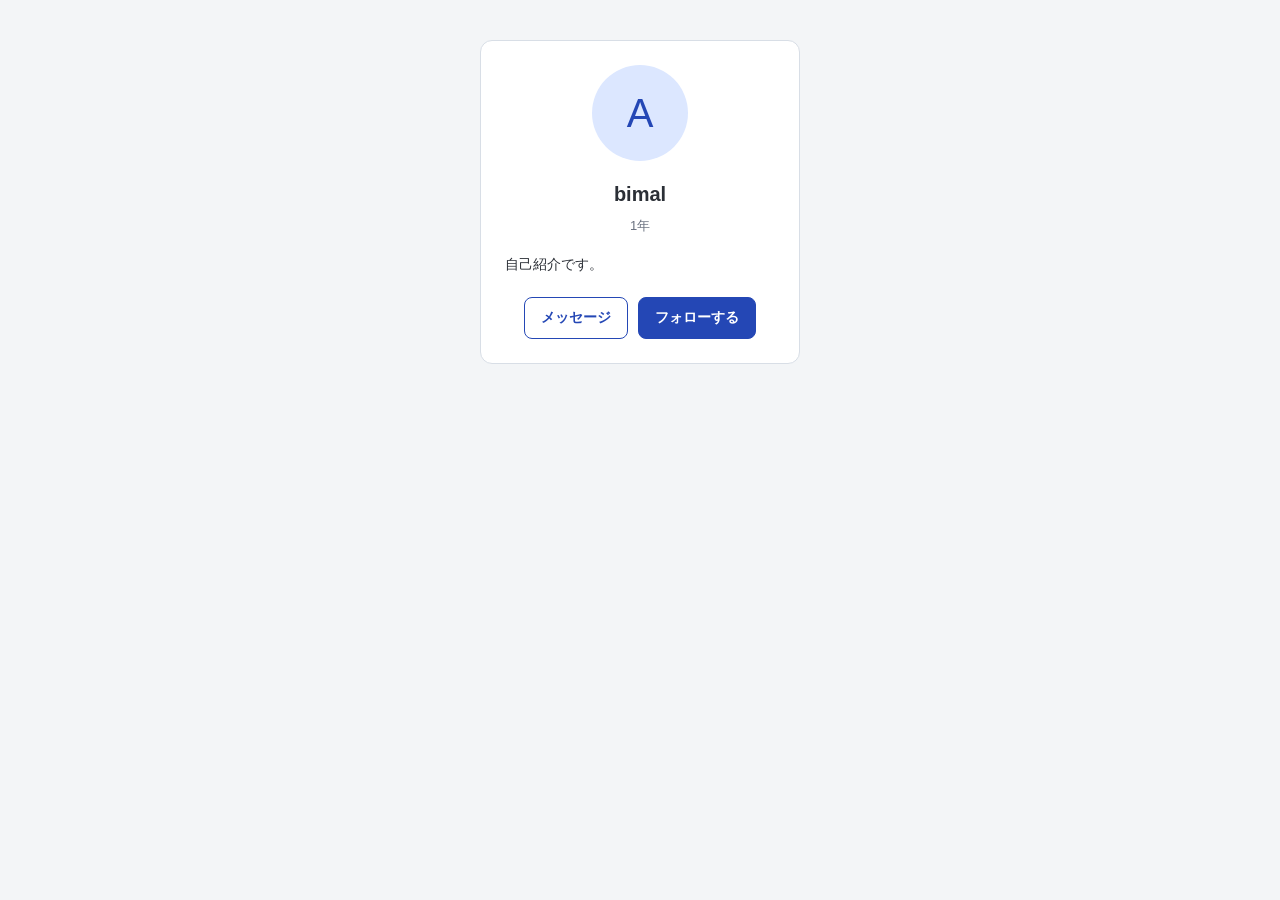
<file: 261002/index.html>
<!DOCTYPE html>
<html lang="en">

<head>
    <meta charset="UTF-8">
    <meta name="viewport" content="width=device-width, initial-scale=1.0">
    <title>profile</title>
    <link rel="stylesheet" href="style.css">
</head>

<body>
    <article class="profile">
        <p class="profile__icon">A</p>
        <h1 class="profile__name">bimal</h1>
        <p class="profile__year">1年</p>
        <p class="profile__introduction">自己紹介です。</p>
        <div class="profile__footer">
        <a class="button" href="#">メッセージ</a>
        <a class="button button--primary" href="#">フォローする</a>
        </div>
    </article>
</body>

</html>
</file>
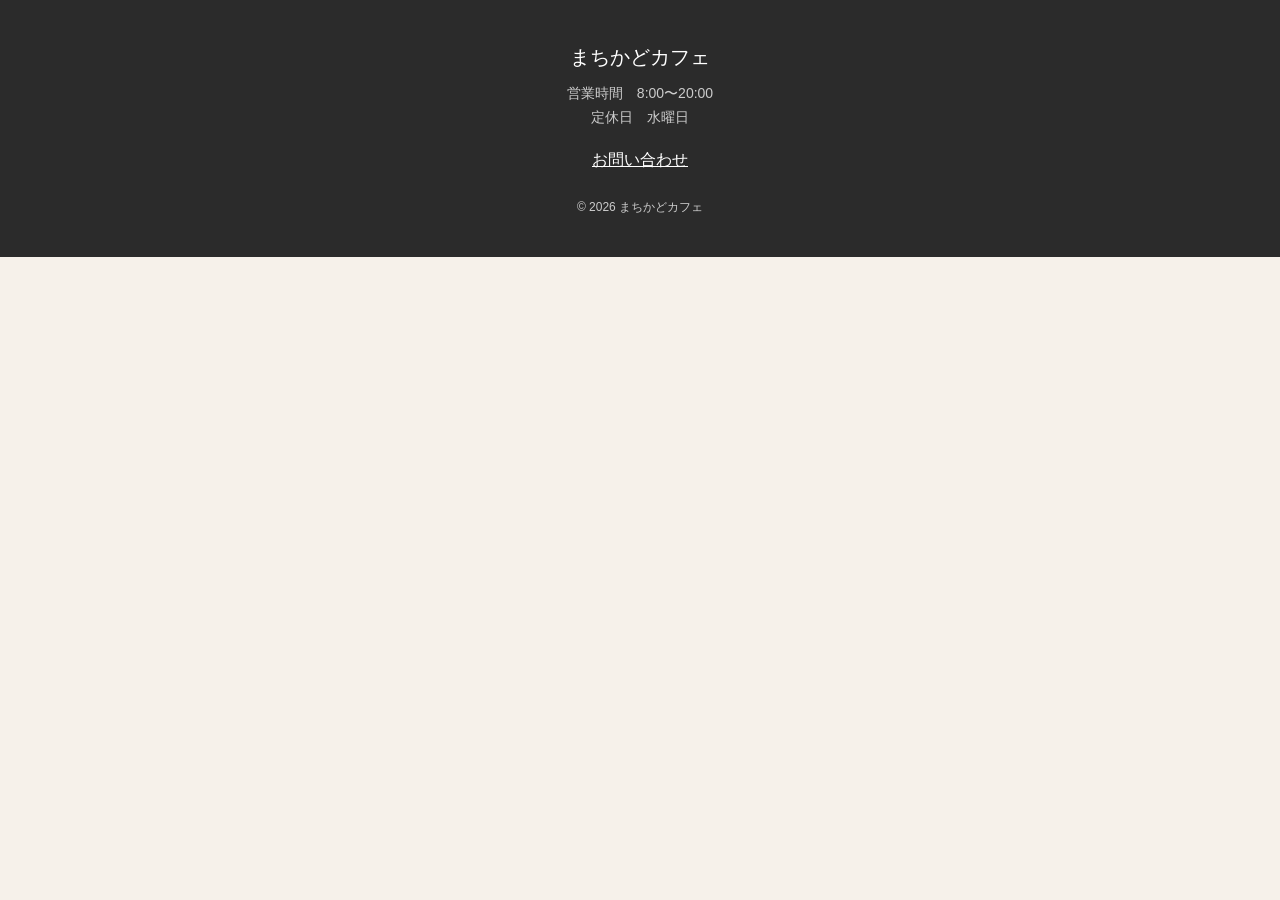
<file: 261009/index.html>
<!DOCTYPE html>
<html lang="ja">

<head>
    <meta charset="UTF-8">
    <meta name="viewport" content="width=device-width, initial-scale=1.0">
    <title>まちかどカフェ</title>
    <link rel="stylesheet" href="css/base.css">
    <link rel="stylesheet" href="css/header.css">
    <link rel="stylesheet" href="css/main.css">
    <link rel="stylesheet" href="css/footer.css">
</head>

<body>
    <!-- ===== A ヘッダー ここから ===== -->

    <!-- ===== A ヘッダー ここまで ===== -->

    <!-- ===== B メイン ここから ===== -->
    
    <!-- ===== B メイン ここまで ===== -->

    <!-- ===== C フッター ここから ===== -->
    <footer class="box">
        <p class="title">まちかどカフェ</p>
        <ul class="list">
            <li>営業時間　8:00〜20:00</li>
            <li>定休日　水曜日</li>
        </ul>
        <a class="btn" href="#">お問い合わせ</a>
        <p class="text">© 2026 まちかどカフェ</p>
    </footer>

    <!-- ===== C フッター ここまで ===== -->
</body>

</html>
</file>
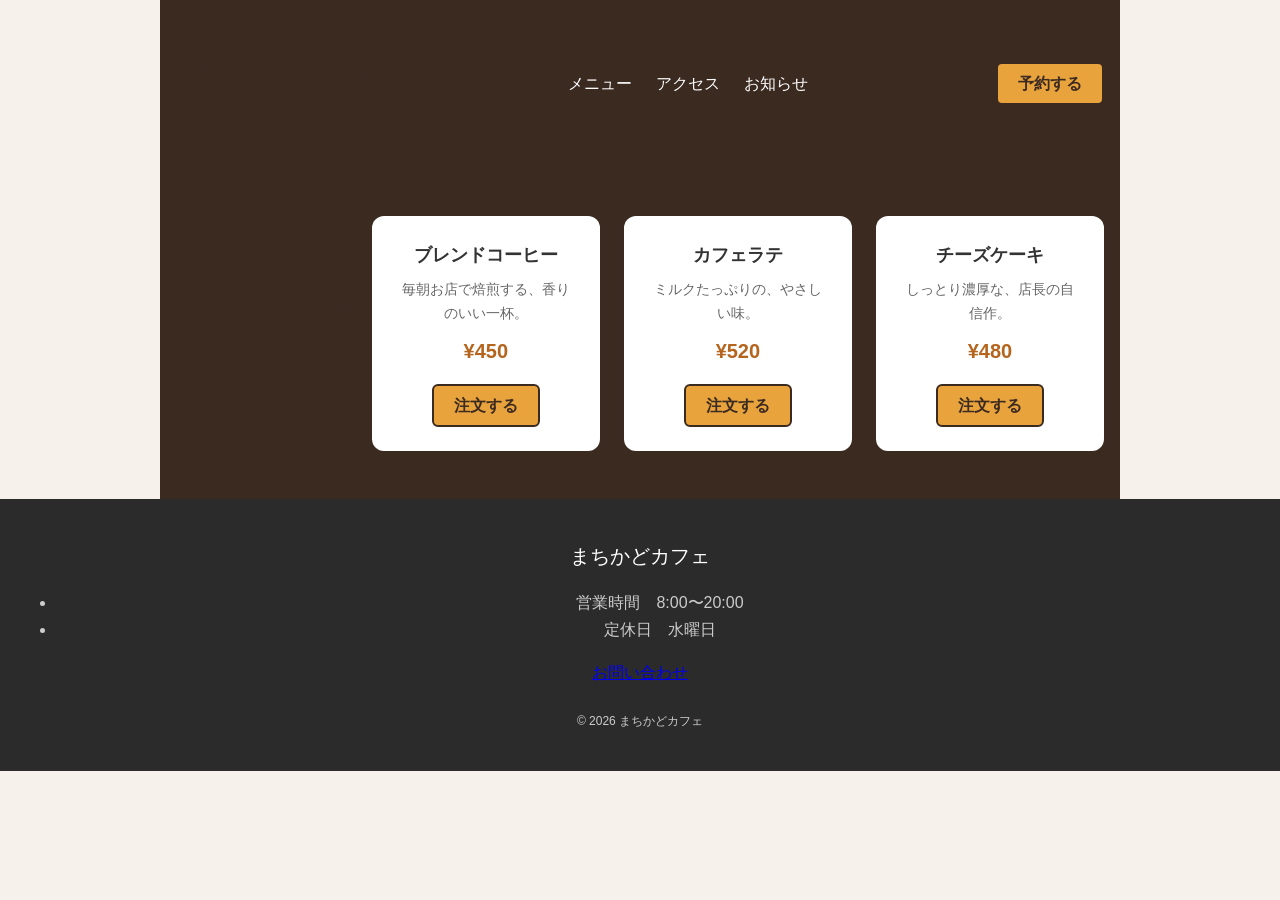
<file: 261016/index.html>
<!DOCTYPE html>
<html lang="ja">

<head>
    <meta charset="UTF-8">
    <meta name="viewport" content="width=device-width, initial-scale=1.0">
    <title>まちかどカフェ</title>
    <link rel="stylesheet" href="css/base.css">
    <link rel="stylesheet" href="css/header.css">
    <link rel="stylesheet" href="css/main.css">
    <link rel="stylesheet" href="css/footer.css">
</head>

<body>
    <!-- ===== A ヘッダー ここから ===== -->
    <header class="box">
        <h1 class="title">まちかどカフェ</h1>
        <ul class="list">
            <li><a class="link" href="#">メニュー</a></li>
            <li><a class="link" href="#">アクセス</a></li>
            <li><a class="link" href="#">お知らせ</a></li>
        </ul>
        <a class="btn" href="#">予約する</a>
    </header>
    <!-- ===== A ヘッダー ここまで ===== -->

    <!-- ===== B メイン ここから ===== -->
    <main class="box">
        <h2 class="title">おすすめメニュー</h2>
        <ul class="list">
            <li class="item">
                <h3 class="name">ブレンドコーヒー</h3>
                <p class="text">毎朝お店で焙煎する、香りのいい一杯。</p>
                <p class="price">¥450</p>
                <a class="btn" href="#">注文する</a>
            </li>
            <li class="item">
                <h3 class="name">カフェラテ</h3>
                <p class="text">ミルクたっぷりの、やさしい味。</p>
                <p class="price">¥520</p>
                <a class="btn" href="#">注文する</a>
            </li>
            <li class="item">
                <h3 class="name">チーズケーキ</h3>
                <p class="text">しっとり濃厚な、店長の自信作。</p>
                <p class="price">¥480</p>
                <a class="btn" href="#">注文する</a>
            </li>
        </ul>
    </main>

    <!-- ===== B メイン ここまで ===== -->

    <!-- ===== C フッター ここから ===== -->
    <footer class="movement-footer">
        <p class="movement-footer__title">まちかどカフェ</p>
        <ul class="movement-footer__list">
            <li>営業時間　8:00〜20:00</li>
            <li>定休日　水曜日</li>
        </ul>
        <a class="movement-footer__btn" href="#">お問い合わせ</a>
        <p class="movement-footer__text">© 2026 まちかどカフェ</p>
    </footer>

    <!-- ===== C フッター ここまで ===== -->
</body>

</html>
</file>
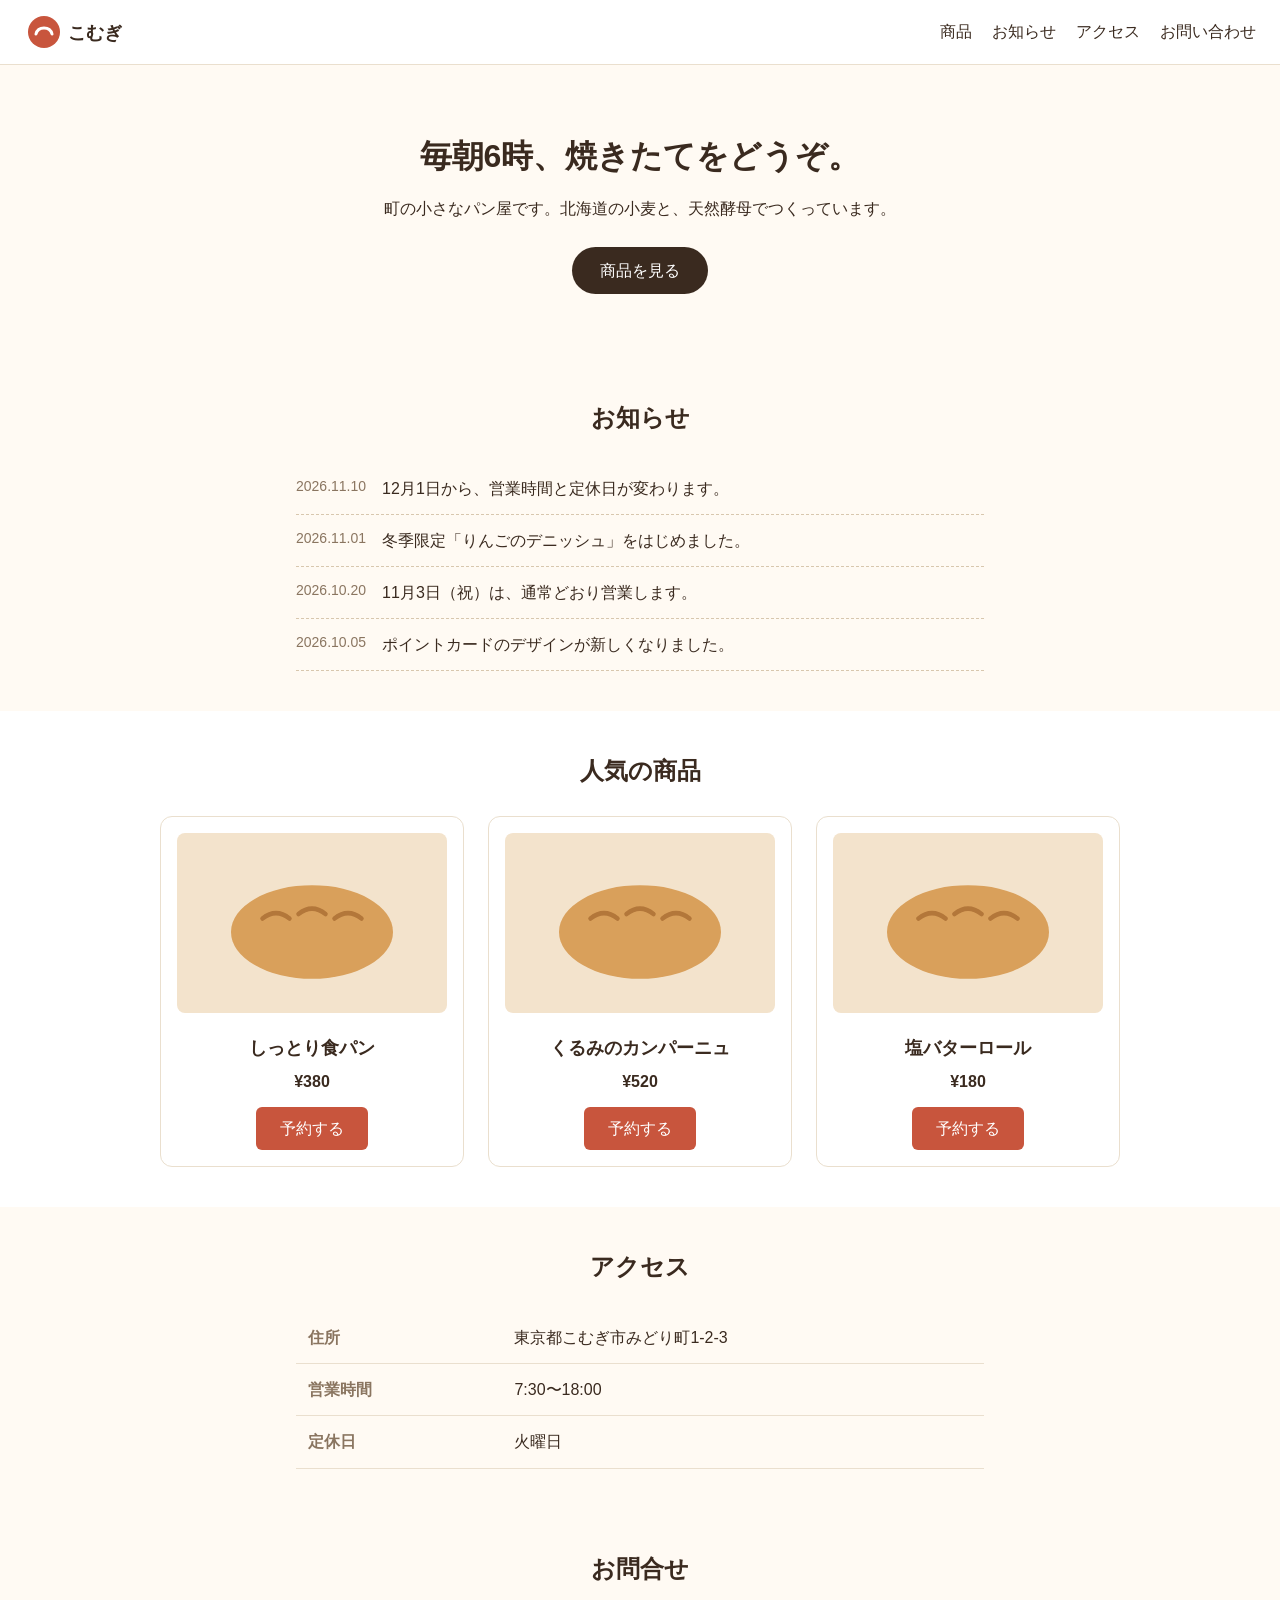
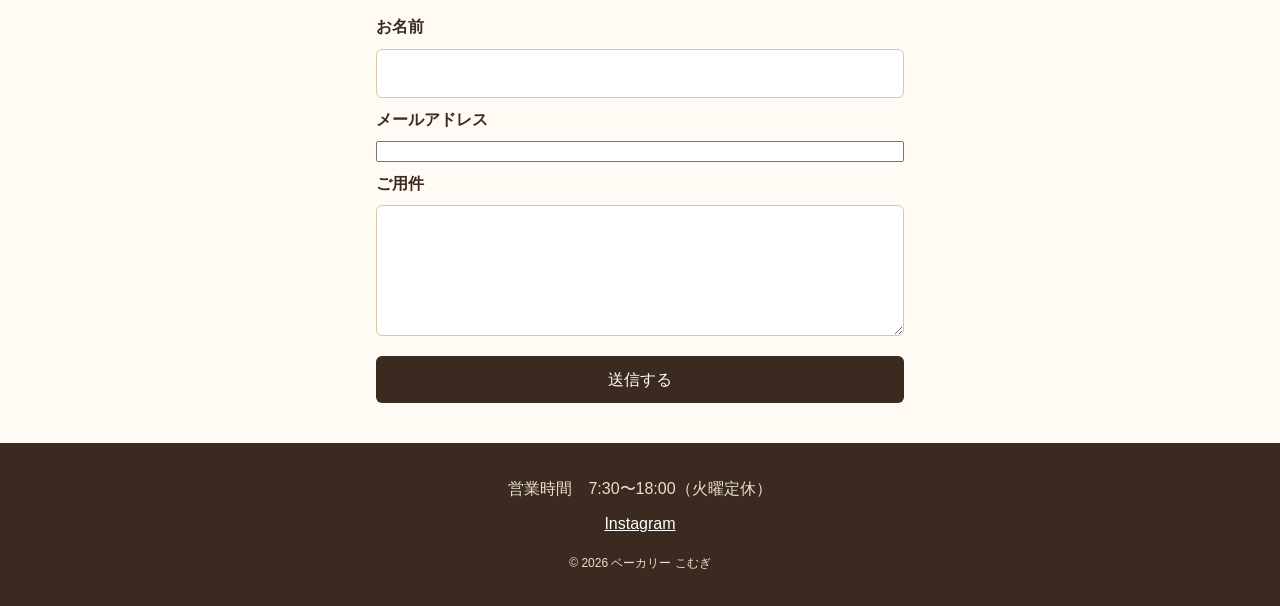
<file: 261106/index.html>
<!DOCTYPE html>
<html lang="ja">

<head>
    <meta charset="UTF-8">
    <meta name="viewport" content="width=device-width, initial-scale=1.0">
    <title>Document</title>
    <link rel="stylesheet" href="css/style.css">
</head>

<body>
    <header class="site-header">
        <img class="site-header__logo" src="img/logo.svg" alt="ベーカリー こむぎ">
        <nav>
            <ul class="site-header__nav">
                <li><a class="site-header__link" href="#products">商品</a></li>
                <li><a class="site-header__link" href="#news">お知らせ</a></li>
                <li><a class="site-header__link" href="#access">アクセス</a></li>
                <li><a class="site-header__link" href="#contact">お問い合わせ</a></li>
            </ul>
        </nav>
    </header>

    <div class="hero">
        <h1 class="hero__title">毎朝6時、焼きたてをどうぞ。</h1>
        <p class="hero__text">町の小さなパン屋です。北海道の小麦と、天然酵母でつくっています。</p>
        <a class="hero__button" href="#products">商品を見る</a>
    </div>

    <section class="news" id="news">
        <h2 class="section-title">お知らせ</h2>
        <ul class="newsList">
            <li class="newsList-item">
                <span class="date">2026.11.10</span>
                <span class="text">12月1日から、営業時間と定休日が変わります。</span>
            </li>
            <li class="newsList-item"><span class="date">2026.11.01</span><span
                    class="text">冬季限定「りんごのデニッシュ」をはじめました。</span></li>
            <li class="newsList-item"><span class="date">2026.10.20</span><span
                    class="text">11月3日（祝）は、通常どおり営業します。</span></li>
            <li class="newsList-item"><span class="date">2026.10.05</span><span
                    class="text">ポイントカードのデザインが新しくなりました。</span></li>
        </ul>
    </section>

    <section class="products" id="products">
        <h2 class="section-title">人気の商品</h2>
        <div class="products__list">
            <div class="product-card">
                <img class="product-card__image" src="img/bread.svg">
                <h3 class="product-card__name">しっとり食パン</h3>
                <p class="product-card__price">¥380</p>
                <a class="product-card__button" href="#contact">予約する</a>
            </div>
            <div class="product-card">
                <img class="product-card__image" src="img/bread.svg">
                <h3 class="product-card__name">くるみのカンパーニュ</h3>
                <p class="product-card__price">¥520</p>
                <a class="product-card__button" href="#contact">予約する</a>
            </div>
            <div class="product-card">
                <img class="product-card__image" src="img/bread.svg">
                <h3 class="product-card__name">塩バターロール</h3>
                <p class="product-card__price">¥180</p>
                <a class="product-card__button" href="#contact">予約する</a>
            </div>
        </div>
        </div>
    </section>

    <section class="access" id="access">
        <h2 class="section-title">アクセス</h2>
        <table class="access__table">
            <tr>
                <th>住所</th>
                <td>東京都こむぎ市みどり町1-2-3</td>
            </tr>
            <tr>
                <th>営業時間</th>
                <td>7:30〜18:00</td>
            </tr>
            <tr>
                <th>定休日</th>
                <td>火曜日</td>
            </tr>
        </table>
    </section>

    <section class="contact" id="contact">
        <h2 class="section-title">お問合せ</h2>
        <form class="contact__form">
            <label class="contact__label" for="name">お名前</label>
            <input class="contact__input" type="text" id="username" name="name">
            <label class="contact__label" for="email">メールアドレス</label>
            <input type="email" id="email" name="email">
            <label class="contact__label" for="message">ご用件</label>
            <textarea class="contact__input" id="message" name="message" rows="4"></textarea>
            <button class="contact__button" type="submit">送信する</button>
        </form>
    </section>

    <footer class="site-footer">
        <p class="site-footer__hours">営業時間　7:30〜18:00（火曜定休）</p>
        <a class="site-footer__link" href="">Instagram</a>
        <p class="site-footer__copy">© 2026 ベーカリー こむぎ</p>
    </footer>
</body>

</html>
</file>
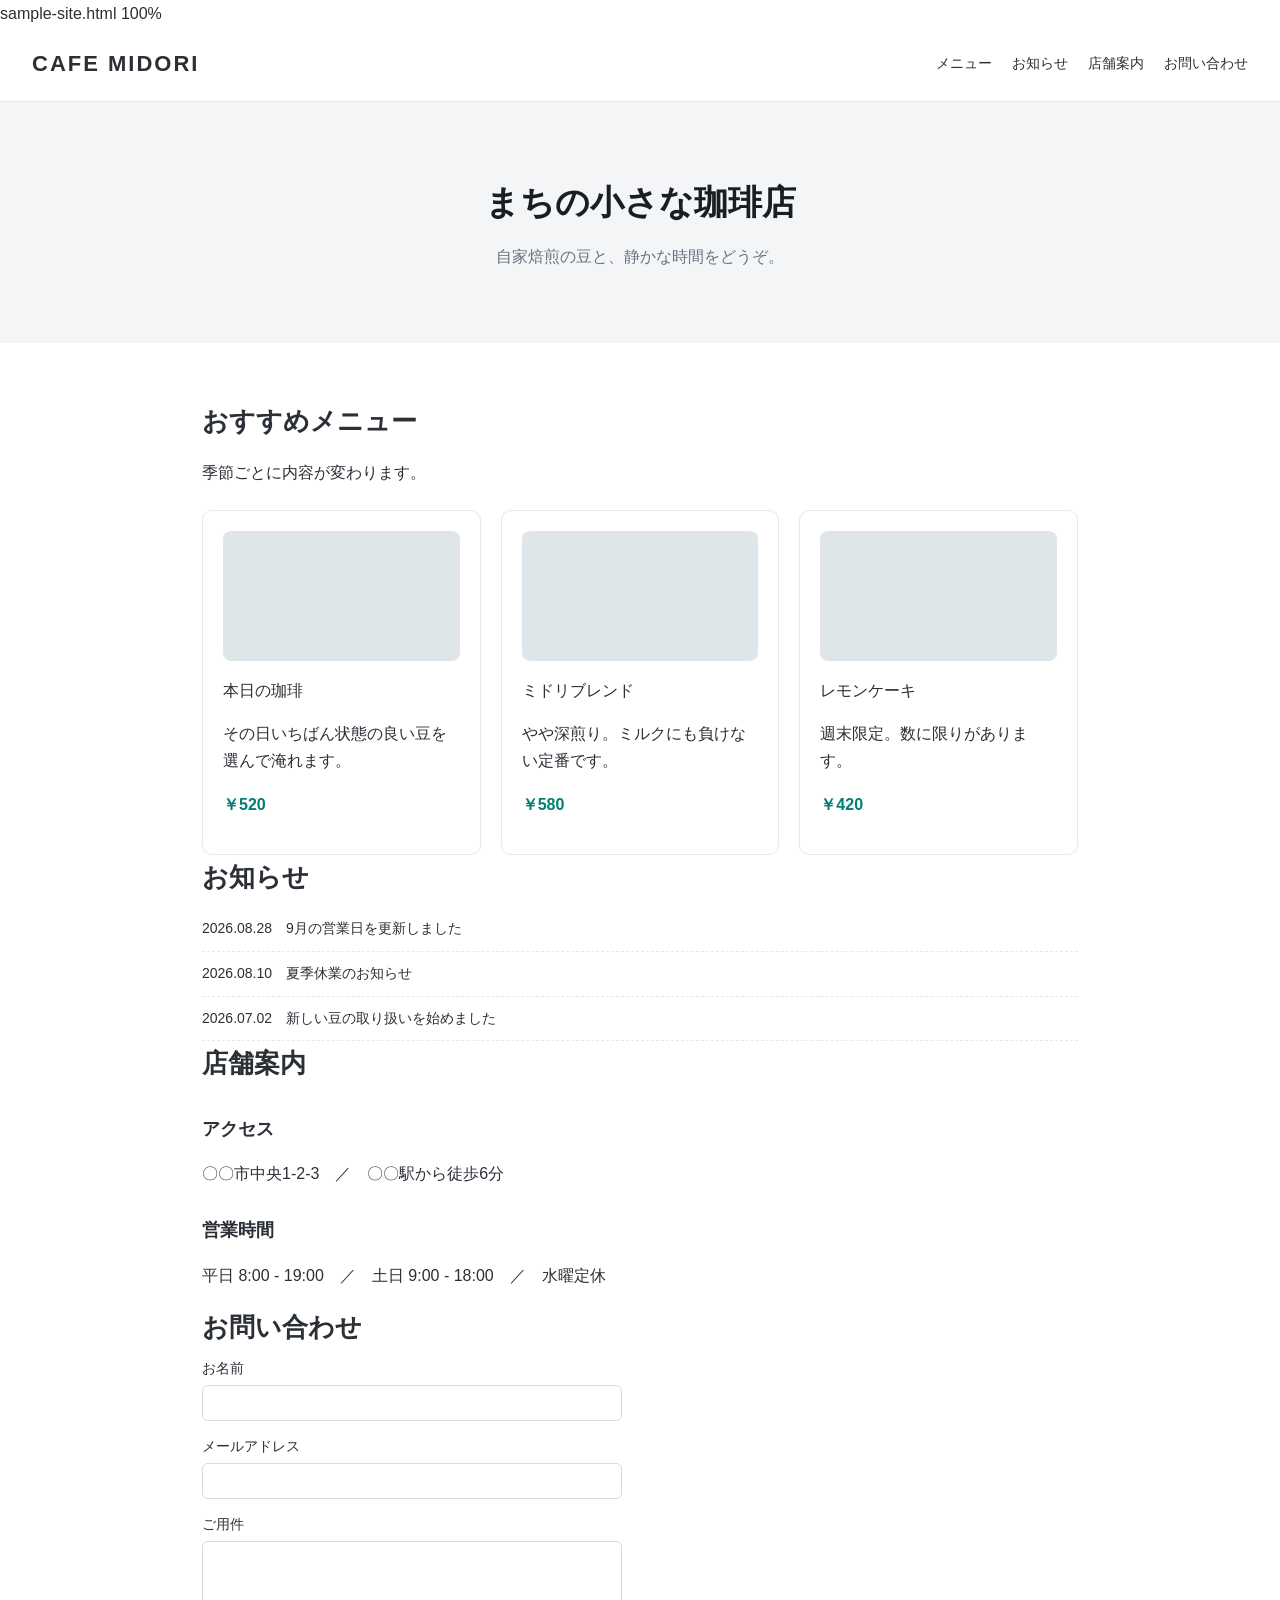
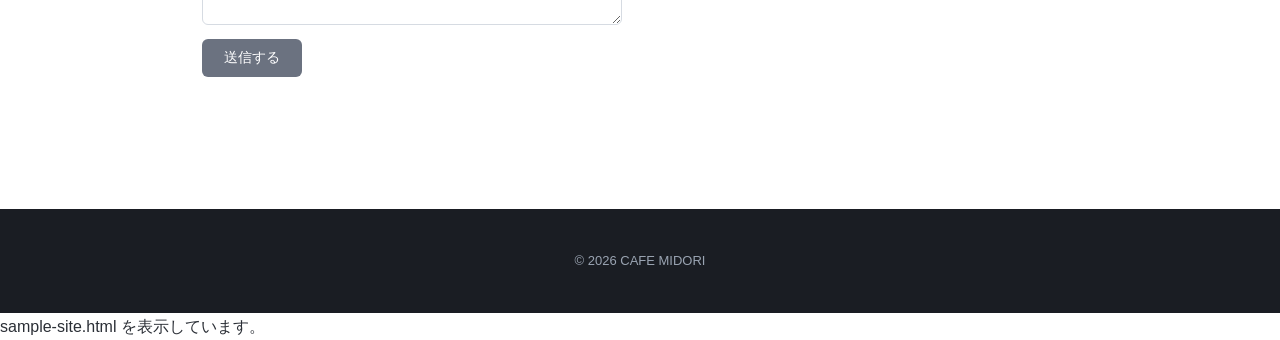
<file: 260904/sample-site.html>
sample-site.html

100%
<!DOCTYPE html>
<html lang="ja">
<head>
<meta charset="UTF-8">
<meta name="viewport" content="width=device-width, initial-scale=1.0">
<title>CAFE MIDORI｜まちの小さな珈琲店</title>
<style>
  /* ===== ベース ===== */
  * { box-sizing: border-box; }
  body { margin: 0; font-family: "Helvetica Neue", Arial, "Hiragino Kaku Gothic ProN", "Meiryo", sans-serif; color: #2b2f36; line-height: 1.7; }
  img { max-width: 100%; border-radius: 8px; display: block; }

  /* ===== ヘッダー ===== */
  header { display: flex; justify-content: space-between; align-items: center; padding: 18px 32px; border-bottom: 1px solid #e5e8ec; }
  header h1 { font-size: 22px; letter-spacing: 2px; margin: 0; }
  nav ul { display: flex; gap: 20px; list-style: none; margin: 0; padding: 0; font-size: 14px; }

  /* ===== ヒーロー ===== */
  .hero { padding: 72px 32px; background: #f3f5f7; text-align: center; }
  .hero-title { font-size: 34px; font-weight: bold; margin: 0 0 12px; }
  .hero-text { color: #6b7280; margin: 0; }

  /* ===== 本文 ===== */
  main { max-width: 940px; margin: 0 auto; padding: 56px 32px; }
  h2 { font-size: 26px; margin: 0 0 8px; }
  h3 { font-size: 18px; margin: 28px 0 8px; }

  /* ===== 商品カード ===== */
  .cards { display: flex; gap: 20px; margin-top: 24px; flex-wrap: wrap; }
  .card { flex: 1 1 260px; border: 1px solid #e5e8ec; border-radius: 10px; padding: 20px; }
  .card-title { font-size: 17px; font-weight: bold; margin: 12px 0 6px; }
  #shop .card .price { color: #017f72; font-weight: bold; }

  /* ===== お知らせ ===== */
  .news li { padding: 10px 0; border-bottom: 1px dashed #e5e8ec; font-size: 14px; list-style: none; }
  .news { padding: 0; margin: 0; }

  /* ===== フォーム ===== */
  form label { display: block; font-size: 14px; margin-bottom: 4px; }
  form input, form textarea { display: block; width: 100%; max-width: 420px; padding: 9px; margin-bottom: 14px; border: 1px solid #d6dbe2; border-radius: 6px; font-size: 14px; }
  .btn { background: #6b7280 !important; color: #fff; border: none; padding: 10px 22px; border-radius: 6px; font-size: 14px; cursor: pointer; }

  /* ===== フッター ===== */
  footer { background: #1a1d23; color: #9aa4b2; padding: 28px 32px; font-size: 13px; text-align: center; margin-top: 60px; }

  /* ============================================================
     ここから下が「あとから追加した」CSS。
     4つとも、書いたはずなのに画面に反映されない。
     ============================================================ */
  .price      { color: #d4593f; }          /* 課題1：価格を赤くしたい */
  .card-title { font-size: 22px; }         /* 課題2：カード見出しを大きくしたい */
  .btn        { background: #00a896; }     /* 課題3：ボタンを緑にしたい */
  .hero-title { color: #017f72; }          /* 課題4：ヒーローの見出しを緑にしたい */
</style>
</head>
<body>

  <header>
    <h1>CAFE MIDORI</h1>
    <nav>
      <ul>
        <li>メニュー</li>
        <li>お知らせ</li>
        <li>店舗案内</li>
        <li>お問い合わせ</li>
      </ul>
    </nav>
  </header>

  <section class="hero">
    <p class="hero-title" style="color:#1a1d23;">まちの小さな珈琲店</p>
    <p class="hero-text">自家焙煎の豆と、静かな時間をどうぞ。</p>
  </section>

  <main>

    <section id="shop">
      <h2>おすすめメニュー</h2>
      <p>季節ごとに内容が変わります。</p>

      <div class="cards">
        <article class="card">
          <img src="data:image/svg+xml;utf8,<svg xmlns='http://www.w3.org/2000/svg' width='400' height='220'><rect width='400' height='220' fill='%23dfe6ea'/></svg>" alt="本日の珈琲">
          <p class="cardtitle">本日の珈琲</p>
          <p>その日いちばん状態の良い豆を選んで淹れます。</p>
          <p class="price">￥520</p>
        </article>
        <article class="card">
          <img src="data:image/svg+xml;utf8,<svg xmlns='http://www.w3.org/2000/svg' width='400' height='220'><rect width='400' height='220' fill='%23dfe6ea'/></svg>" alt="ミドリブレンド">
          <p class="cardtitle">ミドリブレンド</p>
          <p>やや深煎り。ミルクにも負けない定番です。</p>
          <p class="price">￥580</p>
        </article>
        <article class="card">
          <img src="data:image/svg+xml;utf8,<svg xmlns='http://www.w3.org/2000/svg' width='400' height='220'><rect width='400' height='220' fill='%23dfe6ea'/></svg>" alt="レモンケーキ">
          <p class="cardtitle">レモンケーキ</p>
          <p>週末限定。数に限りがあります。</p>
          <p class="price">￥420</p>
        </article>
      </div>
    </section>

    <section>
      <h2>お知らせ</h2>
      <ul class="news">
        <li>2026.08.28　9月の営業日を更新しました</li>
        <li>2026.08.10　夏季休業のお知らせ</li>
        <li>2026.07.02　新しい豆の取り扱いを始めました</li>
      </ul>
    </section>

    <section>
      <h2>店舗案内</h2>
      <h3>アクセス</h3>
      <p>〇〇市中央1-2-3　／　〇〇駅から徒歩6分</p>
      <h3>営業時間</h3>
      <p>平日 8:00 - 19:00　／　土日 9:00 - 18:00　／　水曜定休</p>
    </section>

    <section>
      <h2>お問い合わせ</h2>
      <form>
        <label for="name">お名前</label>
        <input type="text" id="name">
        <label for="mail">メールアドレス</label>
        <input type="email" id="mail">
        <label for="body">ご用件</label>
        <textarea id="body" rows="4"></textarea>
        <button type="button" class="btn">送信する</button>
      </form>
    </section>

  </main>

  <footer>
    <p>&copy; 2026 CAFE MIDORI</p>
  </footer>

</body>
</html>
sample-site.html を表示しています。
</file>
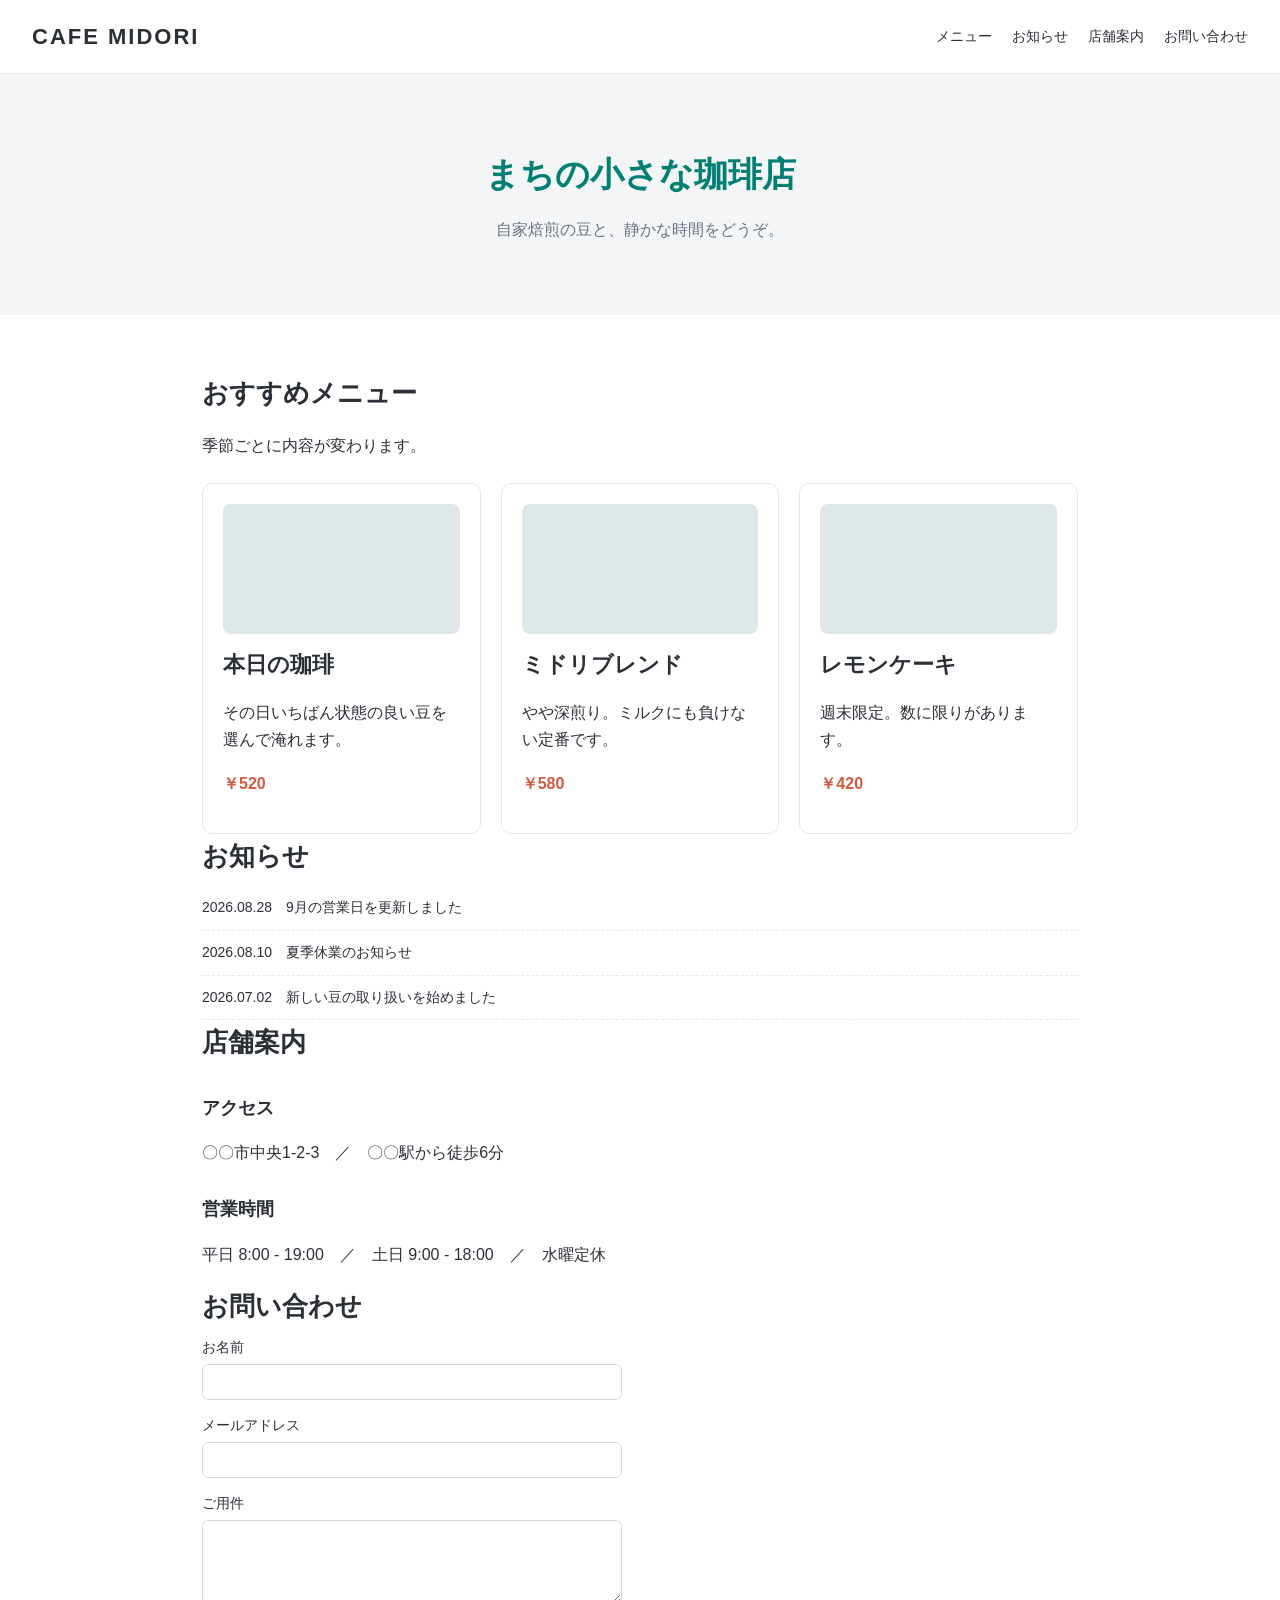
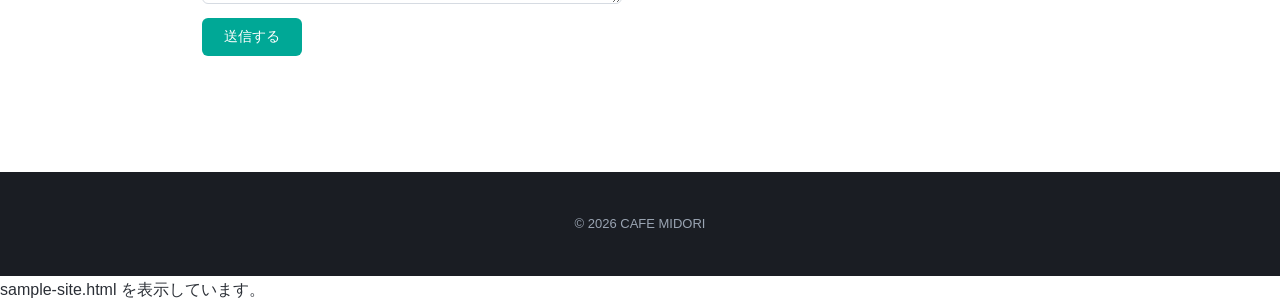
<file: 260918/sample-site.html>
<!DOCTYPE html>
<html lang="ja">
<head>
<meta charset="UTF-8">
<meta name="viewport" content="width=device-width, initial-scale=1.0">
<title>CAFE MIDORI｜まちの小さな珈琲店</title>
<style>
  /* ===== ベース ===== */
  * { box-sizing: border-box; }
  body { margin: 0; font-family: "Helvetica Neue", Arial, "Hiragino Kaku Gothic ProN", "Meiryo", sans-serif; color: #2b2f36; line-height: 1.7; }
  img { max-width: 100%; border-radius: 8px; display: block; }

  /* ===== ヘッダー ===== */
  header { display: flex; justify-content: space-between; align-items: center; padding: 18px 32px; border-bottom: 1px solid #e5e8ec; }
  header h1 { font-size: 22px; letter-spacing: 2px; margin: 0; }
  nav ul { display: flex; gap: 20px; list-style: none; margin: 0; padding: 0; font-size: 14px; }

  /* ===== ヒーロー ===== */
  .hero { padding: 72px 32px; background: #f3f5f7; text-align: center; }
  .hero-title { font-size: 34px; font-weight: bold; margin: 0 0 12px; }
  .hero-text { color: #6b7280; margin: 0; }

  /* ===== 本文 ===== */
  main { max-width: 940px; margin: 0 auto; padding: 56px 32px; }
  h2 { font-size: 26px; margin: 0 0 8px; }
  h3 { font-size: 18px; margin: 28px 0 8px; }

  /* ===== 商品カード ===== */
  .cards { display: flex; gap: 20px; margin-top: 24px; flex-wrap: wrap; }
  .card { flex: 1 1 260px; border: 1px solid #e5e8ec; border-radius: 10px; padding: 20px; }
  .card-title { font-size: 17px; font-weight: bold; margin: 12px 0 6px; }
  .card .price { color: #d4593f; font-weight: bold; }

  /* ===== お知らせ ===== */
  .news li { padding: 10px 0; border-bottom: 1px dashed #e5e8ec; font-size: 14px; list-style: none; }
  .news { padding: 0; margin: 0; }

  /* ===== フォーム ===== */
  form label { display: block; font-size: 14px; margin-bottom: 4px; }
  form input, form textarea { display: block; width: 100%; max-width: 420px; padding: 9px; margin-bottom: 14px; border: 1px solid #d6dbe2; border-radius: 6px; font-size: 14px; }
  .btn { background: #00a896; color: #fff; border: none; padding: 10px 22px; border-radius: 6px; font-size: 14px; cursor: pointer; }

  /* ===== フッター ===== */
  footer { background: #1a1d23; color: #9aa4b2; padding: 28px 32px; font-size: 13px; text-align: center; margin-top: 60px; }

  /* ============================================================
     ここから下が「あとから追加した」CSS。
     4つとも、書いたはずなのに画面に反映されない。
     ============================================================ */
  .price      { color: #d4593f; }          /* 課題1：価格を赤くしたい */
  .card-title { font-size: 22px; }         /* 課題2：カード見出しを大きくしたい */
  .hero-title { color: #017f72; }          /* 課題4：ヒーローの見出しを緑にしたい */
</style>
</head>
<body>

  <header>
    <h1>CAFE MIDORI</h1>
    <nav>
      <ul>
        <li>メニュー</li>
        <li>お知らせ</li>
        <li>店舗案内</li>
        <li>お問い合わせ</li>
      </ul>
    </nav>
  </header>

  <section class="hero">
    <p class="hero-title" >まちの小さな珈琲店</p>
    <p class="hero-text">自家焙煎の豆と、静かな時間をどうぞ。</p>
  </section>

  <main>

    <section id="shop">
      <h2>おすすめメニュー</h2>
      <p>季節ごとに内容が変わります。</p>

      <div class="cards">
        <article class="card">
          <img src="data:image/svg+xml;utf8,<svg xmlns='http://www.w3.org/2000/svg' width='400' height='220'><rect width='400' height='220' fill='%23dfe6ea'/></svg>" alt="本日の珈琲">
          <p class="card-title">本日の珈琲</p>
          <p>その日いちばん状態の良い豆を選んで淹れます。</p>
          <p class="price">￥520</p>
        </article>
        <article class="card">
          <img src="data:image/svg+xml;utf8,<svg xmlns='http://www.w3.org/2000/svg' width='400' height='220'><rect width='400' height='220' fill='%23dfe6ea'/></svg>" alt="ミドリブレンド">
          <p class="card-title">ミドリブレンド</p>
          <p>やや深煎り。ミルクにも負けない定番です。</p>
          <p class="price">￥580</p>
        </article>
        <article class="card">
          <img src="data:image/svg+xml;utf8,<svg xmlns='http://www.w3.org/2000/svg' width='400' height='220'><rect width='400' height='220' fill='%23dfe6ea'/></svg>" alt="レモンケーキ">
          <p class="card-title">レモンケーキ</p>
          <p>週末限定。数に限りがあります。</p>
          <p class="price">￥420</p>
        </article>
      </div>
    </section>

    <section>
      <h2>お知らせ</h2>
      <ul class="news">
        <li>2026.08.28　9月の営業日を更新しました</li>
        <li>2026.08.10　夏季休業のお知らせ</li>
        <li>2026.07.02　新しい豆の取り扱いを始めました</li>
      </ul>
    </section>

    <section>
      <h2>店舗案内</h2>
      <h3>アクセス</h3>
      <p>〇〇市中央1-2-3　／　〇〇駅から徒歩6分</p>
      <h3>営業時間</h3>
      <p>平日 8:00 - 19:00　／　土日 9:00 - 18:00　／　水曜定休</p>
    </section>

    <section>
      <h2>お問い合わせ</h2>
      <form>
        <label for="name">お名前</label>
        <input type="text" id="name">
        <label for="mail">メールアドレス</label>
        <input type="email" id="mail">
        <label for="body">ご用件</label>
        <textarea id="body" rows="4"></textarea>
        <button type="button" class="btn">送信する</button>
      </form>
    </section>

  </main>

  <footer>
    <p>&copy; 2026 CAFE MIDORI</p>
  </footer>

</body>
</html>
sample-site.html を表示しています。
</file>
<file: 261002/style.css>
/* common */
* {
    box-sizing: border-box;
}

body {
    margin: 0;
    padding: 40px 20px;
    background: #f3f5f7;
    color: #2b2f36;
    font-family: sans-serif;
    line-height: 1.7;
}

.button {
    display: inline-block;
    padding: 8px 16px;
    border: 1px solid #2447b5;
    border-radius: 8px;
    color: #2447b5;
    font-size: 14px;
    font-weight: bold;
    text-decoration: none;
}

.button--primary {
    background: #2447b5;
    color: #ffffff;
}

/* common */

/* profile */
.profile {
    max-width: 320px;
    margin: 0 auto;
    padding: 24px;
    background: #ffffff;
    border: 1px solid #d8dee6;
    border-radius: 12px;
}

.profile__icon {
    width: 96px;
    height: 96px;
    margin: 0 auto 16px;
    border-radius: 50%;
    background: #dce7ff;
    color: #2447b5;
    font-size: 40px;
    line-height: 96px;
    text-align: center;
}

.profile__name {
    margin: 0;
    font-size: 20px;
    text-align: center;
}

.profile__year {
    margin: 4px 0 16px;
    font-size: 13px;
    color: #6b7280;
    text-align: center;
}

.profile__introduction {
    margin: 0;
    font-size: 14px;
}

.profile__footer {
    display: flex;
    justify-content: center;
    gap: 10px;
    margin-top: 20px;
}

/* profile */
</file>
<file: 261009/css/base.css>
/* base.css … 先生が用意したファイル。だれも書きかえない */

* {
    box-sizing: border-box;
}

body {
    margin: 0;
    font-family: sans-serif;
    color: #333;
    background: #f6f1ea;
    line-height: 1.7;
}
</file>
<file: 261009/css/header.css>
/* header.css … 26516 さんの担当 */
</file>
<file: 261009/css/main.css>
/* main.css … 26502 さんの担当 */
</file>
<file: 261009/css/footer.css>
/* footer.css … 26523 さんの担当 */
.box {
    padding: 40px 16px;
    background: #2b2b2b;
    color: #ccc;
    text-align: center;
}

.title {
    margin: 0 0 8px;
    font-size: 20px;
    color: #fff;
}

.list {
    margin: 0 0 16px;
    padding: 0;
    list-style: none;
    font-size: 14px;
}

.btn {
    color: #fff;
}

.text {
    margin: 24px 0 0;
    font-size: 12px;
}
</file>
<file: 261016/css/base.css>
/* base.css … 先生が用意したファイル。だれも書きかえない */

* {
    box-sizing: border-box;
}

body {
    margin: 0;
    font-family: sans-serif;
    color: #333;
    background: #f6f1ea;
    line-height: 1.7;
}
</file>
<file: 261016/css/header.css>
/* header.css … 26516 さんの担当 */
.box {
    display: flex;
    justify-content: space-between;
    align-items: center;
    padding: 16px 32px;
    background: #3b2a20;
}

.title {
    margin: 0;
    font-size: 22px;
    color: #fff;
}

.list {
    display: flex;
    gap: 24px;
    margin: 0;
    padding: 0;
    list-style: none;
}

.link {
    color: #fff;
    text-decoration: none;
}

.btn {
    padding: 8px 20px;
    border-radius: 999px;
    background: #e8a33d;
    color: #3b2a20;
    font-weight: bold;
    text-decoration: none;
}
</file>
<file: 261016/css/main.css>
.box {
    max-width: 960px;
    margin: 0 auto;
    padding: 48px 16px;
}

.title {
    margin: 0 0 24px;
    font-size: 28px;
    text-align: center;
    color: #3b2a20;
}

.list {
    display: flex;
    gap: 24px;
    margin: 0;
    padding: 0;
    list-style: none;
}

.item {
    flex: 1;
    padding: 24px;
    border-radius: 12px;
    background: #fff;
    text-align: center;
}

.name {
    margin: 0;
    font-size: 18px;
}

.text {
    margin: 8px 0;
    font-size: 14px;
    color: #666;
}

.price {
    margin: 0 0 16px;
    font-size: 20px;
    font-weight: bold;
    color: #b5651d;
}

.btn {
    display: inline-block;
    padding: 6px 20px;
    border: 2px solid #3b2a20;
    border-radius: 6px;
    color: #3b2a20;
    text-decoration: none;
}
</file>
<file: 261016/css/footer.css>
/* footer.css … 26523 さんの担当 */
.movement-footer {
    padding: 40px 16px;
    background: #2b2b2b;
    color: #ccc;
    text-align: center;
}

.movement-footer__title {
    margin: 0 0 8px;
    font-size: 20px;
    color: #fff;
}

.class="movement-footer__listlist {
 margin: 0 0 16px;
padding: 0;
list-style: none;
font-size: 14px;
}

.movement-footer__btn {
    color: #fff;
}

.movement-footer__text {
    margin: 24px 0 0;
    font-size: 12px;
}
</file>
<file: 261106/css/style.css>
/* ベーカリー こむぎ */
* {
    box-sizing: border-box;
}

body {
    margin: 0;
    font-family: sans-serif;
    color: #3a2a1f;
    background: #fffaf3;
    line-height: 1.7;
}

/* ===== ヘッダー ===== */
.site-header {
    display: flex;
    justify-content: space-between;
    align-items: center;
    padding: 12px 24px;
    background: #fff;
    border-bottom: 1px solid #eadfce;
}

.site-header__logo {
    height: 40px;
}

.site-header__nav {
    display: flex;
    gap: 20px;
    margin: 0;
    padding: 0;
    list-style: none;
}

.site-header__link {
    color: #3a2a1f;
    text-decoration: none;
}

/* ===== メインビジュアル ===== */
.hero {
    width: 100%;
    max-width: 1100px;
    margin: 0 auto;
    padding: 64px 24px;
    text-align: center;
}

.hero__title {
    margin: 0 0 12px;
    font-size: 32px;
}

.hero__text {
    margin: 0 0 24px;
}

.hero__button {
    display: inline-block;
    padding: 10px 28px;
    border-radius: 999px;
    background: #3a2a1f;
    color: #fff;
    text-decoration: none;
}

/* ===== 見出し ===== */
.section-title {
    margin: 0 0 24px;
    font-size: 24px;
    text-align: center;
}

/* ===== お知らせ ===== */
.news {
    max-width: 720px;
    margin: 0 auto;
    padding: 40px 16px;
}

.newsList {
    margin: 0;
    padding: 0;
    list-style: none;
}

.newsList-item {
    display: flex;
    gap: 16px;
    padding: 12px 0;
    border-bottom: 1px dashed #d8c7ae;
}

.date {
    color: #8a7560;
    font-size: 14px;
}

/* ===== 商品 ===== */
.products {
    padding: 40px 16px;
    background: #fff;
}

.products__list {
    display: flex;
    gap: 24px;
    max-width: 960px;
    margin: 0 auto;
}

.product-card {
    flex: 1;
    padding: 16px;
    border: 1px solid #eadfce;
    border-radius: 12px;
    text-align: center;
}

.product-card__image {
    width: 100%;
    border-radius: 8px;
}

.product-card__name {
    margin: 12px 0 4px;
    font-size: 18px;
}

.product-card__price {
    margin: 0 0 12px;
    font-weight: bold;
}

.products .product-card .product-card__button {
    display: inline-block;
    padding: 8px 24px;
    border-radius: 6px;
    background: #c8553d;
    color: #fff;
    text-decoration: none;
}

.products .product-card .product-card__button:hover {
    background: #a63f2c;
}

/* ===== アクセス ===== */
.access {
    max-width: 720px;
    margin: 0 auto;
    padding: 40px 16px;
}

.access__table {
    width: 100%;
    border-collapse: collapse;
}

.access__table th,
.access__table td {
    padding: 12px;
    border-bottom: 1px solid #eadfce;
    text-align: left;
}

.access__table th {
    width: 30%;
    color: #8a7560;
}

/* ===== お問い合わせ ===== */
.contact {
    max-width: 560px;
    margin: 0 auto;
    padding: 40px 16px;
}

.contact__form {
    display: grid;
    gap: 8px;
}

.contact__label {
    font-weight: bold;
}

.contact__input {
    padding: 10px;
    border: 1px solid #d8c7ae;
    border-radius: 6px;
    font: inherit;
}

.contact__input:focus {
    outline: 3px solid #c8553d;
}

.contact__button {
    margin-top: 12px;
    padding: 10px;
    border: none;
    border-radius: 6px;
    background: #3a2a1f;
    color: #fff;
    font: inherit;
}

/* ===== フッター ===== */
.site-footer {
    padding: 32px 16px;
    background: #3a2a1f;
    color: #eadfce;
    text-align: center;
}

.site-footer__hours {
    margin: 0 0 8px;
}

.site-footer__link {
    color: #fff;
}

.site-footer__copy {
    margin: 16px 0 0;
    font-size: 12px;
}

@media (max-width: 600px) {
    .site-header {
        flex-direction: column;
        gap: 8px;
    }

    .products__list {
        flex-direction: column;
    }
}
</file>
